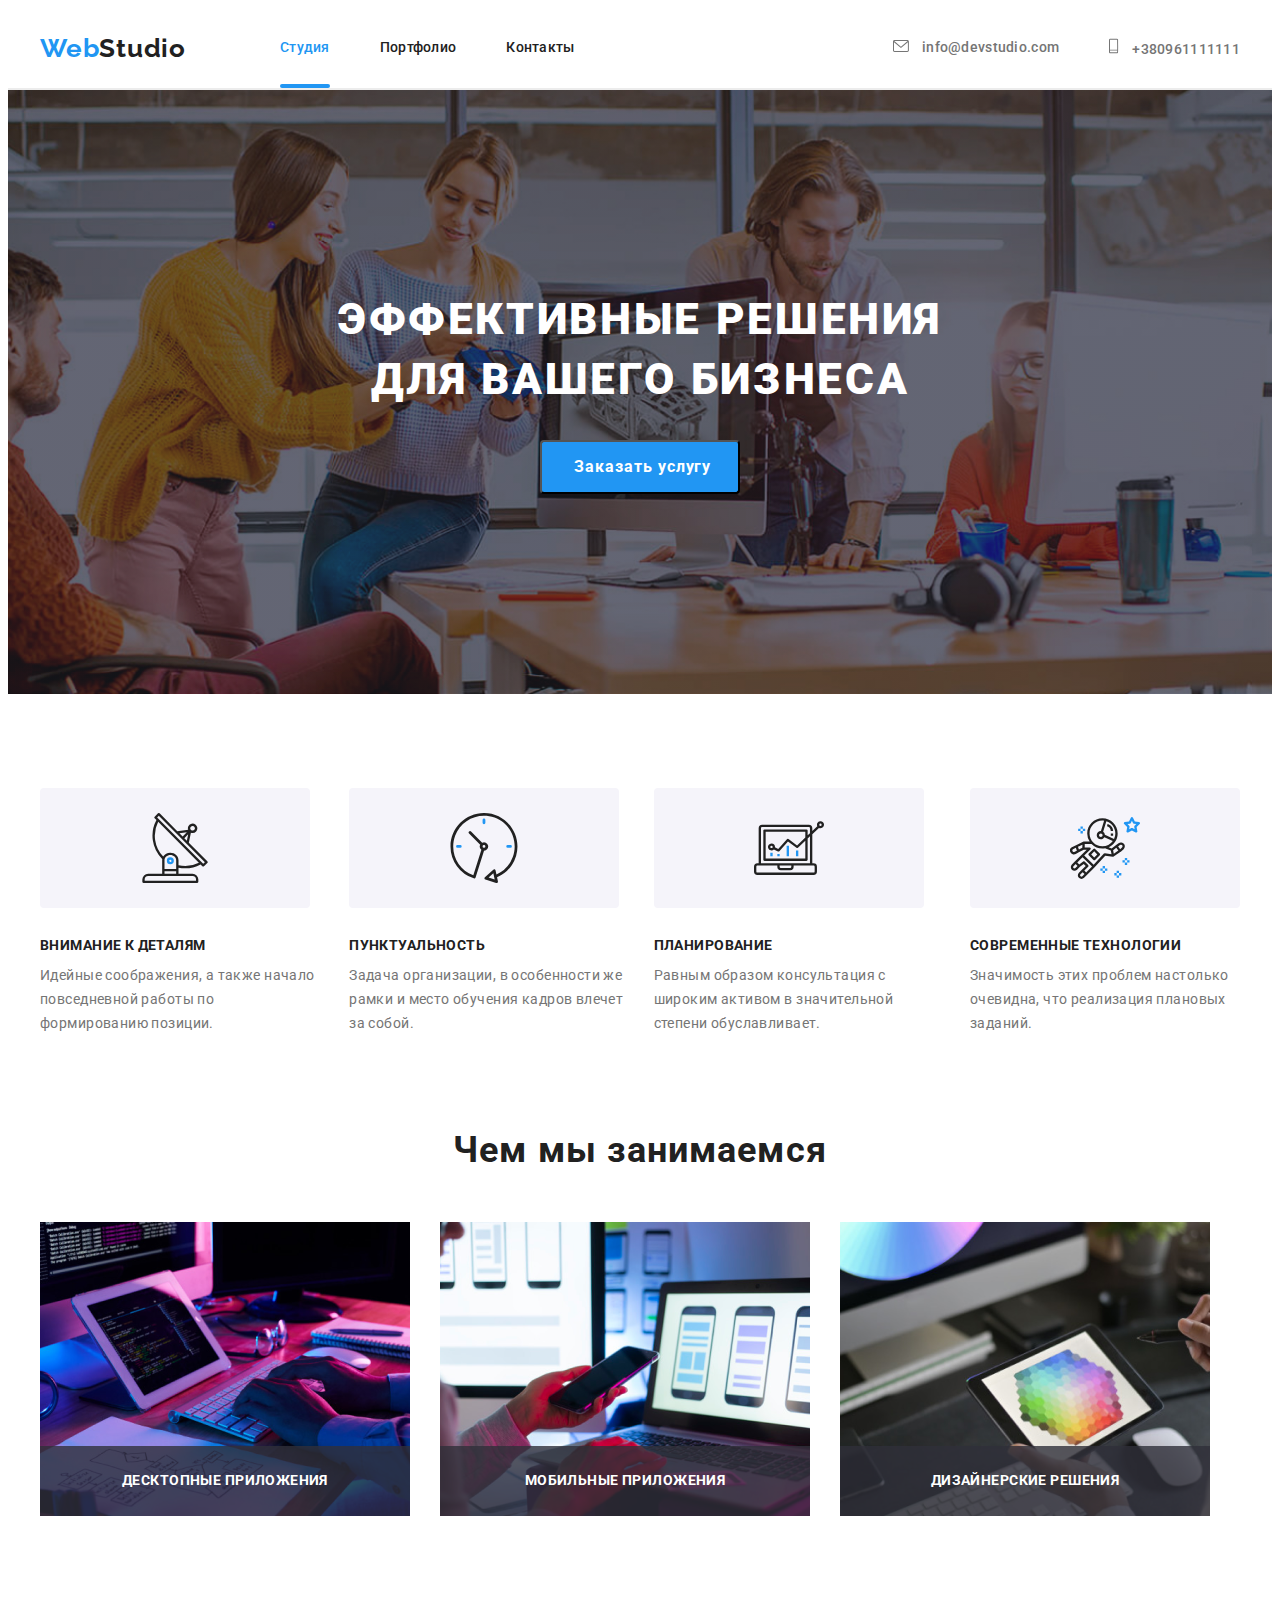
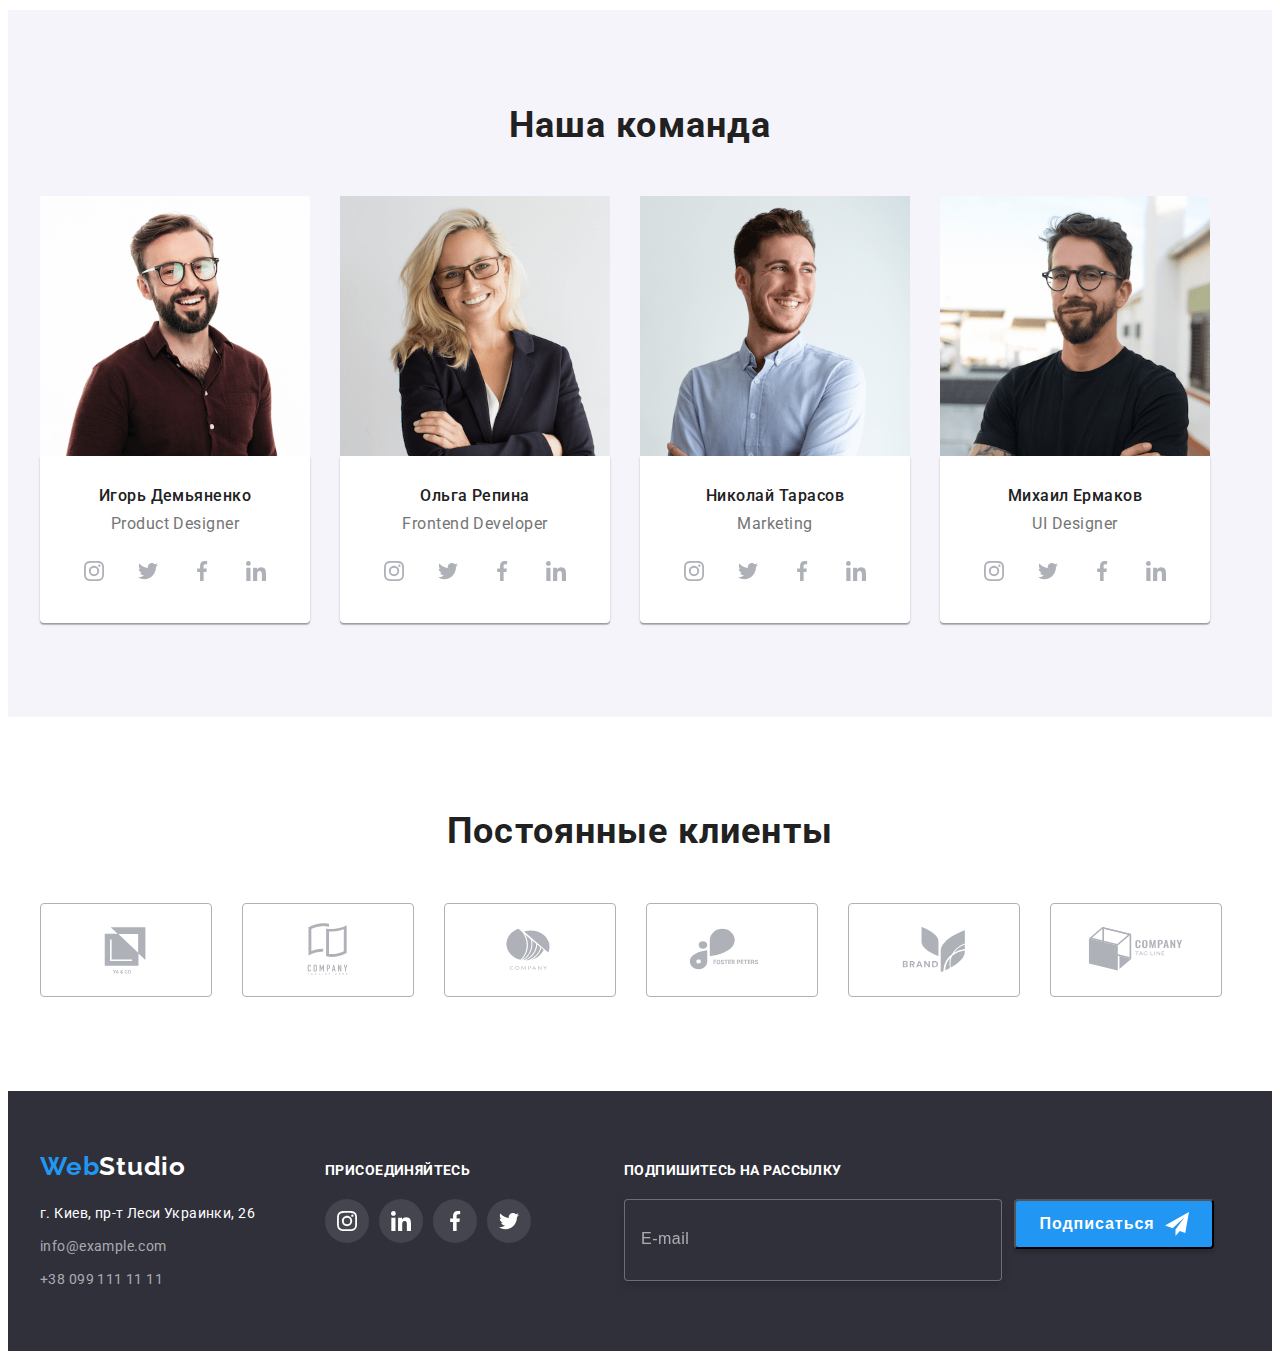
<file: index.html>
<!DOCTYPE html>
<html lang="ru">
  <head>
    <meta charset="UTF-8" />
    <meta http-equiv="X-UA-Compatible" content="IE=edge" />
    <meta name="viewport" content="width=device-width, initial-scale=1.0" />
    <title>Document</title>
    <link
      rel="stylesheet"
      href="https://cdnjs.cloudflare.com/ajax/libs/modern-normalize/1.1.0/modern-normalize.min.css"
      integrity="sha512-wpPYUAdjBVSE4KJnH1VR1HeZfpl1ub8YT/NKx4PuQ5NmX2tKuGu6U/JRp5y+Y8XG2tV+wKQpNHVUX03MfMFn9Q=="
      crossorigin="anonymous"
      referrerpolicy="no-referrer"
    />
    <link rel="preconnect" href="https://fonts.googleapis.com" />
    <link rel="preconnect" href="https://fonts.gstatic.com" crossorigin />
    <link
      href="https://fonts.googleapis.com/css2?family=Raleway:wght@700&family=Roboto:wght@400;500;700;900&display=swap"
      rel="stylesheet"
    />
    <link rel="stylesheet" href="./css/styles.css" />
  </head>
  <body>
    <!-- Шапка сайтy -->

    <header class="header">
      <div class="container header-content">
        <nav class="nav">
          <a href="/" class="logo">
            <span class="logo-first-part">Web</span>Studio
          </a>
          <ul class="menu">
            <li class="menu-item">
              <a class="menu-link current-page" href="./index.html">Студия</a>
            </li>
            <li class="menu-item">
              <a class="menu-link" href="./portfolio.html">Портфолио</a>
            </li>
            <li class="menu-item">
              <a class="menu-link" href="">Контакты</a>
            </li>
          </ul>
        </nav>
        <ul class="auth">
          <li class="auth-item">
            <a class="auth-link" href="mailto:info@devstudio.com">
              <svg class="email-icon" width="16" height="12">
                <use href="./images/icons/symbol-defs.svg#icon-email"></use>
              </svg>
              info@devstudio.com
            </a>
          </li>
          <li class="auth-item">
            <a class="auth-link" href="tel:+380961111111">
              <svg class="phone-icon" width="10" height="16">
                <use href="./images/icons/symbol-defs.svg#icon-phone"></use>
              </svg>
              +380961111111
            </a>
          </li>
        </ul>
      </div>
    </header>
    <main>
      <!-- Герой-->

      <section class="hero">
        <div class="container">
          <h1 class="hero-title">Эффективные решения для вашего бизнеса</h1>
          <button class="hero-btn" type="button" data-modal-open>
            Заказать услугу
          </button>
        </div>
      </section>

      <!-- Особливості-->

      <section class="features">
        <div class="container">
          <h2 class="title-hide">Особливості</h2>
          <ul class="features-list">
            <li class="features-list-item">
              <div class="features-box">
                <svg class="features-icon">
                  <use href="./images/icons/symbol-defs.svg#icon-antenna"></use>
                </svg>
              </div>
              <h3 class="features-title">Внимание к деталям</h3>
              <p class="features-about">
                Идейные соображения, а также начало повседневной работы по
                формированию позиции.
              </p>
            </li>
            <li class="features-list-item">
              <div class="features-box">
                <svg class="features-icon">
                  <use href="./images/icons/symbol-defs.svg#icon-clock"></use>
                </svg>
              </div>
              <h3 class="features-title">Пунктуальность</h3>
              <p class="features-about">
                Задача организации, в особенности же рамки и место обучения
                кадров влечет за собой.
              </p>
            </li>
            <li class="features-list-item">
              <div class="features-box">
                <svg class="features-icon">
                  <use href="./images/icons/symbol-defs.svg#icon-diagram"></use>
                </svg>
              </div>
              <h3 class="features-title">Планирование</h3>
              <p class="features-about">
                Равным образом консультация с широким активом в значительной
                степени обуславливает.
              </p>
            </li>
            <li class="features-list-item">
              <div class="features-box">
                <svg class="features-icon">
                  <use
                    href="./images/icons/symbol-defs.svg#icon-astronaut"
                  ></use>
                </svg>
              </div>
              <h3 class="features-title">Современные технологии</h3>
              <p class="features-about">
                Значимость этих проблем настолько очевидна, что реализация
                плановых заданий.
              </p>
            </li>
          </ul>
        </div>
      </section>

      <!--Чим ми займаємось-->

      <section class="what-we-do">
        <div class="container">
          <h2 class="what-we-do-title">Чем мы занимаемся</h2>
          <ul class="what-we-do-list">
            <li class="what-we-do-item">
              <div class="box-what-we-do">
                <img
                  class="what-we-do-img"
                  src="./images/box-1.jpg"
                  alt="desktop"
                  width="370"
                />
                <div class="litle-box-what-we-do">
                  <h3 class="what-we-do-title-title">Десктопные приложения</h3>
                </div>
              </div>
            </li>
            <li class="what-we-do-item">
              <div class="box-what-we-do">
                <img
                  class="what-we-do-img"
                  src="./images/box-2.jpg"
                  alt="mobile"
                  width="370"
                />
                <div class="litle-box-what-we-do">
                  <h3 class="what-we-do-title-title">Мобильные приложения</h3>
                </div>
              </div>
            </li>
            <li class="what-we-do-item">
              <div class="box-what-we-do">
                <img
                  class="what-we-do-img"
                  src="./images/box-3.jpg"
                  alt="tablet"
                  width="370"
                />
                <div class="litle-box-what-we-do">
                  <h3 class="what-we-do-title-title">Дизайнерские решения</h3>
                </div>
              </div>
            </li>
          </ul>
        </div>
      </section>

      <!--Наша команда-->

      <section class="team">
        <div class="container">
          <h2 class="team-title">Наша команда</h2>
          <ul class="team-list">
            <li class="team-item">
              <img
                class="photo-team-member"
                src="./images/team-card-1.jpg"
                alt="Игорь Демьяненко"
                width="270"
              />
              <div class="team-card">
                <h3 class="team-title-lower">Игорь Демьяненко</h3>
                <p class="team-profession">Product Designer</p>
                <ul class="socialnetwork-list">
                  <li class="snw-item">
                    <a href="" class="snw-link instagram">
                      <svg class="snw-icon" width="20" height="20">
                        <use
                          href="./images/icons/symbol-defs.svg#icon-instagram-dark"
                        ></use>
                      </svg>
                    </a>
                  </li>
                  <li class="snw-item">
                    <a href="" class="snw-link twitter">
                      <svg class="snw-icon" width="20" height="20">
                        <use
                          href="./images/icons/symbol-defs.svg#icon-twitter-dark"
                        ></use>
                      </svg>
                    </a>
                  </li>
                  <li class="snw-item">
                    <a href="" class="snw-link facebook">
                      <svg class="snw-icon" width="20" height="20">
                        <use
                          href="./images/icons/symbol-defs.svg#icon-facebook-dark"
                        ></use>
                      </svg>
                    </a>
                  </li>
                  <li class="snw-item">
                    <a href="" class="snw-link linkedin">
                      <svg class="snw-icon" width="20" height="20">
                        <use
                          href="./images/icons/symbol-defs.svg#icon-linkedin-dark"
                        ></use>
                      </svg>
                    </a>
                  </li>
                </ul>
              </div>
            </li>
            <li class="team-item">
              <img
                class="photo-team-member"
                src="./images/team-card-2.jpg"
                alt="Ольга Репина"
                width="270"
              />
              <div class="team-card">
                <h3 class="team-title-lower">Ольга Репина</h3>
                <p class="team-profession">Frontend Developer</p>
                <ul class="socialnetwork-list">
                  <li class="snw-item">
                    <a href="" class="snw-link instagram">
                      <svg class="snw-icon" width="20" height="20">
                        <use
                          href="./images/icons/symbol-defs.svg#icon-instagram-dark"
                        ></use>
                      </svg>
                    </a>
                  </li>
                  <li class="snw-item">
                    <a href="" class="snw-link twitter">
                      <svg class="snw-icon" width="20" height="20">
                        <use
                          href="./images/icons/symbol-defs.svg#icon-twitter-dark"
                        ></use>
                      </svg>
                    </a>
                  </li>
                  <li class="snw-item">
                    <a href="" class="snw-link facebook">
                      <svg class="snw-icon" width="20" height="20">
                        <use
                          href="./images/icons/symbol-defs.svg#icon-facebook-dark"
                        ></use>
                      </svg>
                    </a>
                  </li>
                  <li class="snw-item">
                    <a href="" class="snw-link linkedin">
                      <svg class="snw-icon" width="20" height="20">
                        <use
                          href="./images/icons/symbol-defs.svg#icon-linkedin-dark"
                        ></use>
                      </svg>
                    </a>
                  </li>
                </ul>
              </div>
            </li>
            <li class="team-item">
              <img
                class="photo-team-member"
                src="./images/team-card-3.jpg"
                alt="Николай Тарасов"
                width="270"
              />
              <div class="team-card">
                <h3 class="team-title-lower">Николай Тарасов</h3>
                <p class="team-profession">Marketing</p>
                <ul class="socialnetwork-list">
                  <li class="snw-item">
                    <a href="" class="snw-link instagram">
                      <svg class="snw-icon" width="20" height="20">
                        <use
                          href="./images/icons/symbol-defs.svg#icon-instagram-dark"
                        ></use>
                      </svg>
                    </a>
                  </li>
                  <li class="snw-item">
                    <a href="" class="snw-link twitter">
                      <svg class="snw-icon" width="20" height="20">
                        <use
                          href="./images/icons/symbol-defs.svg#icon-twitter-dark"
                        ></use>
                      </svg>
                    </a>
                  </li>
                  <li class="snw-item">
                    <a href="" class="snw-link facebook">
                      <svg class="snw-icon" width="20" height="20">
                        <use
                          href="./images/icons/symbol-defs.svg#icon-facebook-dark"
                        ></use>
                      </svg>
                    </a>
                  </li>
                  <li class="snw-item">
                    <a href="" class="snw-link linkedin">
                      <svg class="snw-icon" width="20" height="20">
                        <use
                          href="./images/icons/symbol-defs.svg#icon-linkedin-dark"
                        ></use>
                      </svg>
                    </a>
                  </li>
                </ul>
              </div>
            </li>
            <li class="team-item">
              <img
                class="photo-team-member"
                src="./images/team-card-4.jpg"
                alt="Михаил Ермаков"
                width="270"
              />
              <div class="team-card">
                <h3 class="team-title-lower">Михаил Ермаков</h3>
                <p class="team-profession">UI Designer</p>
                <ul class="socialnetwork-list">
                  <li class="snw-item">
                    <a href="" class="snw-link instagram">
                      <svg class="snw-icon" width="20" height="20">
                        <use
                          href="./images/icons/symbol-defs.svg#icon-instagram-dark"
                        ></use>
                      </svg>
                    </a>
                  </li>
                  <li class="snw-item">
                    <a href="" class="snw-link twitter">
                      <svg class="snw-icon" width="20" height="20">
                        <use
                          href="./images/icons/symbol-defs.svg#icon-twitter-dark"
                        ></use>
                      </svg>
                    </a>
                  </li>
                  <li class="snw-item">
                    <a href="" class="snw-link facebook">
                      <svg class="snw-icon" width="20" height="20">
                        <use
                          href="./images/icons/symbol-defs.svg#icon-facebook-dark"
                        ></use>
                      </svg>
                    </a>
                  </li>
                  <li class="snw-item">
                    <a href="" class="snw-link linkedin">
                      <svg class="snw-icon" width="20" height="20">
                        <use
                          href="./images/icons/symbol-defs.svg#icon-linkedin-dark"
                        ></use>
                      </svg>
                    </a>
                  </li>
                </ul>
              </div>
            </li>
          </ul>
        </div>
      </section>

      <!--Our clients-->
      <section class="clients">
        <div class="container">
          <h2 class="clients-title">Постоянные клиенты</h2>
          <ul class="clients-list">
            <li class="client-item">
              <a href="" class="client-link">
                <svg class="icon">
                  <use
                    href="./images/icons/symbol-defs.svg#icon-client-one"
                  ></use>
                </svg>
              </a>
            </li>
            <li class="client-item">
              <a href="" class="client-link">
                <svg class="icon">
                  <use
                    href="./images/icons/symbol-defs.svg#icon-client-two"
                  ></use>
                </svg>
              </a>
            </li>
            <li class="client-item">
              <a href="" class="client-link">
                <svg class="icon">
                  <use
                    href="./images/icons/symbol-defs.svg#icon-client-three"
                  ></use>
                </svg>
              </a>
            </li>
            <li class="client-item">
              <a href="" class="client-link">
                <svg class="icon">
                  <use
                    href="./images/icons/symbol-defs.svg#icon-client-four"
                  ></use>
                </svg>
              </a>
            </li>
            <li class="client-item">
              <a href="" class="client-link">
                <svg class="icon">
                  <use
                    href="./images/icons/symbol-defs.svg#icon-client-five"
                  ></use>
                </svg>
              </a>
            </li>
            <li class="client-item">
              <a href="" class="client-link">
                <svg class="icon">
                  <use
                    href="./images/icons/symbol-defs.svg#icon-client-six"
                  ></use>
                </svg>
              </a>
            </li>
          </ul>
        </div>
      </section>

      <!-- Footer -->
    </main>
    <footer class="footer">
      <div class="container">
        <div class="contacts">
          <a href="/" class="logo">
            <span class="logo-first-part">Web</span>Studio
          </a>
          <address>
            <ul>
              <li class="footer-item">
                <a class="footer-address" href="#">
                  г. Киев, пр-т Леси Украинки, 26
                </a>
              </li>
              <li class="footer-item">
                <a class="footer-email" href="mailto:info@example.com">
                  info@example.com
                </a>
              </li>
              <li class="footer-item">
                <a class="footer-phon" href="tel:+380991111111">
                  +38 099 111 11 11
                </a>
              </li>
            </ul>
          </address>
        </div>
        <div class="join-us">
          <h2 class="join-title">присоединяйтесь</h2>
          <ul class="join-list">
            <li class="join-item">
              <a href="" class="join-link">
                <svg class="join-icon" width="20" height="20">
                  <use
                    href="./images/icons/symbol-defs.svg#icon-instagram-light"
                  ></use>
                </svg>
              </a>
            </li>
            <li class="join-item">
              <a href="" class="join-link">
                <svg class="join-icon" width="20" height="20">
                  <use
                    href="./images/icons/symbol-defs.svg#icon-linkedin-light"
                  ></use>
                </svg>
              </a>
            </li>
            <li class="join-item">
              <a href="" class="join-link">
                <svg class="join-icon" width="20" height="20">
                  <use
                    href="./images/icons/symbol-defs.svg#icon-facebook-light"
                  ></use>
                </svg>
              </a>
            </li>
            <li class="join-item">
              <a href="" class="join-link">
                <svg class="join-icon" width="20" height="20">
                  <use
                    href="./images/icons/symbol-defs.svg#icon-twitter-light"
                  ></use>
                </svg>
              </a>
            </li>
          </ul>
        </div>
        <div class="mailling">
          <h2 class="title-form">Подпишитесь на рассылку</h2>
          <form class="form-mailling">
            <label class="label-mailling">
              <input
                class="input-mailling"
                type="email"
                name="mailling"
                placeholder="E-mail"
              />
            </label>
            <button class="button-mailling" type="submit">
              Подписаться
              <svg class="icon-send" width="24" height="24">
                <use href="./images/icons/symbol-defs.svg#icon-send"></use>
              </svg>
            </button>
          </form>
        </div>
      </div>
    </footer>
    <!-- Backdrop/Modal windows -->

    <div class="backdrop is-hidden" data-modal>
      <div class="modal">
        <button class="close-button" data-modal-close>
          <svg class="close-icon" width="30" height="30">
            <use href="./images/icons/symbol-defs.svg#icon-close-1"></use>
          </svg>
        </button>

        <p class="modal-title">Оставьте свои данные, мы вам перезвоним</p>

        <form class="modal-form">
          <div class="wrapper-modal">
            <label class="modal-label" for="user_name">Имя</label>

            <input
              class="modal-input"
              type="text"
              name="person"
              id="user_name"
            />
            <svg class="modal-icon" width="18" height="18">
              <use href="./images/icons/icons.svg#icon-person"></use>
            </svg>
          </div>

          <div class="wrapper-modal">
            <label class="modal-label" for="tel">Телефон</label>

            <input class="modal-input" type="tel" name="person-tel" id="tel" />
            <svg class="modal-icon" width="18" height="18">
              <use href="./images/icons/icons.svg#icon-phone"></use>
            </svg>
          </div>

          <div class="wrapper-modal">
            <label class="modal-label" for="email">Почта</label>

            <input
              class="modal-input"
              type="email"
              name="person-email"
              id="email"
            />
            <svg class="modal-icon" width="18" height="18">
              <use href="./images/icons/icons.svg#icon-email"></use>
            </svg>
          </div>
          <div class="wrapper-modal txtarea">
            <label class="modal-label" for="comment">Комментарий</label>
            <textarea
              name="comment"
              rows="5"
              placeholder="Введите текст"
              id="comment"
            >
            </textarea>
          </div>
          <label class="modal-label checkbox" for="checkbox">
            <input
              class="modal-checkbox"
              type="checkbox"
              name="accept"
              value="accept"
              id="checkbox"
            />
            <svg class="icon-check" width="16" height="15">
              <use href="./images/icons/icons.svg#icon-check"></use>
            </svg>

            Соглашаюсь с рассылкой и принимаю &nbsp;
            <a href="#">Условия договора</a>
          </label>
          <button class="modal-button" type="submit">Отправить</button>
        </form>
      </div>
    </div>
    <script src="./js/modal.js"></script>
  </body>
</html>
</file>
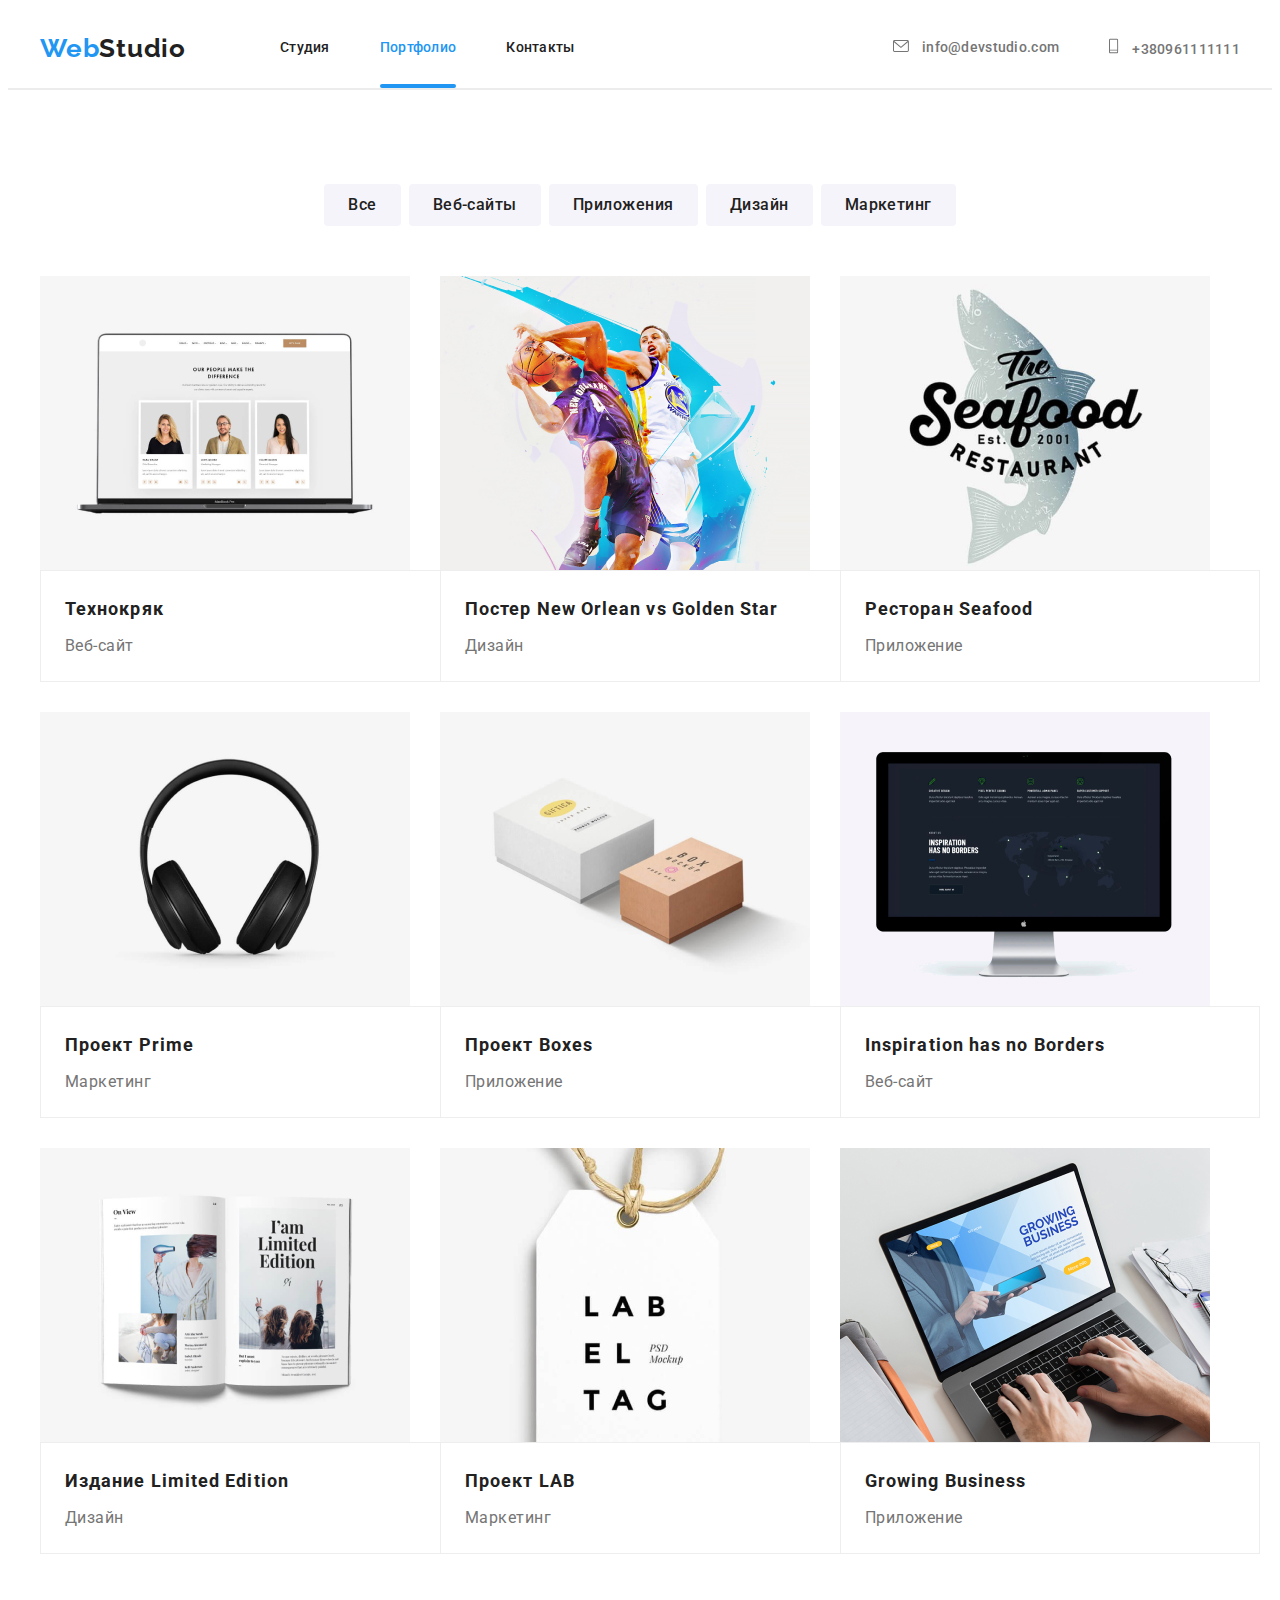
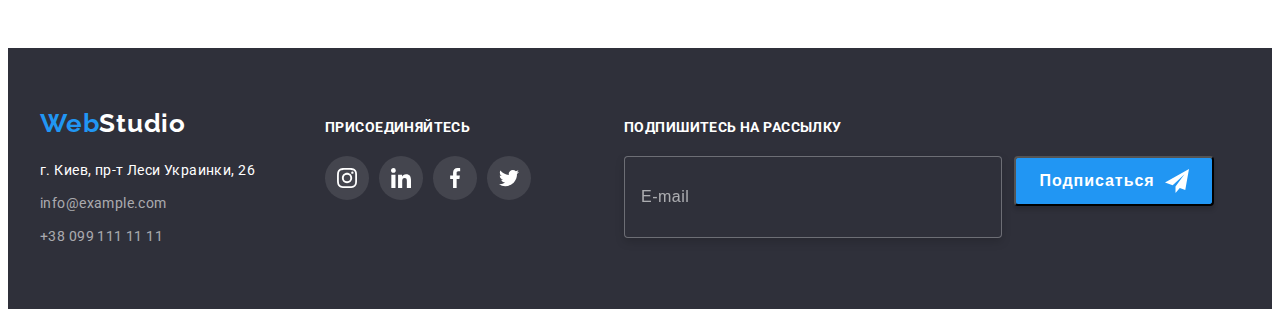
<file: portfolio.html>
<!DOCTYPE html>
<html lang="ru">
  <head>
    <meta charset="UTF-8" />
    <meta http-equiv="X-UA-Compatible" content="IE=edge" />
    <meta name="viewport" content="width=device-width, initial-scale=1.0" />
    <link rel="stylesheet" href="./css/styles.css" />
    <title>Document</title>
    <link
      rel="stylesheet"
      href="https://cdnjs.cloudflare.com/ajax/libs/modern-normalize/1.1.0/modern-normalize.min.css"
      integrity="sha512-wpPYUAdjBVSE4KJnH1VR1HeZfpl1ub8YT/NKx4PuQ5NmX2tKuGu6U/JRp5y+Y8XG2tV+wKQpNHVUX03MfMFn9Q=="
      crossorigin="anonymous"
      referrerpolicy="no-referrer"
    />
    <link rel="preconnect" href="https://fonts.googleapis.com" />
    <link rel="preconnect" href="https://fonts.gstatic.com" crossorigin />
    <link
      href="https://fonts.googleapis.com/css2?family=Raleway:wght@700&family=Roboto:wght@400;500;700;900&display=swap"
      rel="stylesheet"
    />
    <link rel="stylesheet" href="./css/styles.css" />
  </head>
  <body>
    <!-- Шапка сайтy -->

    <header class="header">
      <div class="container header-content">
        <nav class="nav">
          <a href="/" class="logo">
            <span class="logo-first-part">Web</span>Studio
          </a>
          <ul class="menu">
            <li class="menu-item">
              <a class="menu-link" href="./index.html">Студия</a>
            </li>
            <li class="menu-item">
              <a class="menu-link current-page" href="./portfolio.html"
                >Портфолио</a
              >
            </li>
            <li class="menu-item">
              <a class="menu-link" href="">Контакты</a>
            </li>
          </ul>
        </nav>
        <ul class="auth">
          <li class="auth-item">
            <a class="auth-link" href="mailto:info@devstudio.com">
              <svg class="email-icon" width="16" height="12">
                <use href="./images/icons/symbol-defs.svg#icon-email"></use>
              </svg>
              info@devstudio.com
            </a>
          </li>
          <li class="auth-item">
            <a class="auth-link" href="tel:+380961111111">
              <svg class="phone-icon" width="10" height="16">
                <use href="./images/icons/symbol-defs.svg#icon-phone"></use>
              </svg>
              +380961111111
            </a>
          </li>
        </ul>
      </div>
    </header>

    <!-- Меню -->

    <main>
      <section class="portfolio">
        <div class="container">
          <ul class="filter">
            <li class="filter-item">
              <button class="filter-button" type="button">Все</button>
            </li>
            <li class="filter-item">
              <button class="filter-button" type="button">Веб-сайты</button>
            </li>
            <li class="filter-item">
              <button class="filter-button" type="button">Приложения</button>
            </li>
            <li class="filter-item">
              <button class="filter-button" type="button">Дизайн</button>
            </li>
            <li class="filter-item">
              <button class="filter-button" type="button">Маркетинг</button>
            </li>
          </ul>

          <!--  PROJECTS LIST PORTFOLIO PAGE  -->

          <h1 class="title-hide">Портфоліо</h1>

          <ul class="portfolio-list">
            <li class="portfolio-item">
              <a href="#" class="portfolio-link">
                <div class="image-wrapper">
                  <img
                    src="./images/portfolio/portfolio1.jpg"
                    alt="Технокряк"
                    width="370"
                  />
                  <div class="portfolio-overlay">
                    <p class="portfolio-text-about">
                      Ресурс предлагает комплексные предложения с разным уровнем
                      функционала и сервисов. Все это позволит посетителю
                      получить исчерпывающие сведения о компании или частном
                      лице.
                    </p>
                  </div>
                </div>
                <div class="portfolio-section">
                  <h2 class="portfolio-list-title">Технокряк</h2>
                  <p class="text-about">Веб-сайт</p>
                </div>
              </a>
            </li>
            <li class="portfolio-item">
              <a href="#" class="portfolio-link">
                <div class="image-wrapper">
                  <img
                    src="./images/portfolio/portfolio2.jpg"
                    alt="Постер New Orlean vs Golden Star"
                    width="370"
                  />
                  <div class="portfolio-overlay">
                    <p class="portfolio-text-about">
                      Ресурс предлагает комплексные предложения с разным уровнем
                      функционала и сервисов. Все это позволит посетителю
                      получить исчерпывающие сведения о компании или частном
                      лице.
                    </p>
                  </div>
                </div>
                <div class="portfolio-section">
                  <h2 class="portfolio-list-title">
                    Постер New Orlean vs Golden Star
                  </h2>
                  <p class="text-about">Дизайн</p>
                </div>
              </a>
            </li>
            <li class="portfolio-item">
              <a href="#" class="portfolio-link">
                <div class="image-wrapper">
                  <img
                    src="./images/portfolio/portfolio3.jpg"
                    alt="Ресторан Seafood"
                    width="370"
                  />
                  <div class="portfolio-overlay">
                    <p class="portfolio-text-about">
                      Ресурс предлагает комплексные предложения с разным уровнем
                      функционала и сервисов. Все это позволит посетителю
                      получить исчерпывающие сведения о компании или частном
                      лице.
                    </p>
                  </div>
                </div>
                <div class="portfolio-section">
                  <h2 class="portfolio-list-title">Ресторан Seafood</h2>
                  <p class="text-about">Приложение</p>
                </div>
              </a>
            </li>
            <li class="portfolio-item">
              <a href="#" class="portfolio-link">
                <div class="image-wrapper">
                  <img
                    src="./images/portfolio/portfolio4.jpg"
                    alt="Проект Prime"
                    width="370"
                  />
                  <div class="portfolio-overlay">
                    <p class="portfolio-text-about">
                      Ресурс предлагает комплексные предложения с разным уровнем
                      функционала и сервисов. Все это позволит посетителю
                      получить исчерпывающие сведения о компании или частном
                      лице.
                    </p>
                  </div>
                </div>
                <div class="portfolio-section">
                  <h2 class="portfolio-list-title">Проект Prime</h2>
                  <p class="text-about">Маркетинг</p>
                </div>
              </a>
            </li>
            <li class="portfolio-item">
              <a href="#" class="portfolio-link">
                <div class="image-wrapper">
                  <img
                    src="./images/portfolio/portfolio5.jpg"
                    alt="Проект Boxes"
                    width="370"
                  />
                  <div class="portfolio-overlay">
                    <p class="portfolio-text-about">
                      Ресурс предлагает комплексные предложения с разным уровнем
                      функционала и сервисов. Все это позволит посетителю
                      получить исчерпывающие сведения о компании или частном
                      лице.
                    </p>
                  </div>
                </div>
                <div class="portfolio-section">
                  <h2 class="portfolio-list-title">Проект Boxes</h2>
                  <p class="text-about">Приложение</p>
                </div>
              </a>
            </li>
            <li class="portfolio-item">
              <a href="#" class="portfolio-link">
                <div class="image-wrapper">
                  <img
                    src="./images/portfolio/portfolio6.jpg"
                    alt="Inspiration has no Borders"
                    width="370"
                  />
                  <div class="portfolio-overlay">
                    <p class="portfolio-text-about">
                      Ресурс предлагает комплексные предложения с разным уровнем
                      функционала и сервисов. Все это позволит посетителю
                      получить исчерпывающие сведения о компании или частном
                      лице.
                    </p>
                  </div>
                </div>
                <div class="portfolio-section">
                  <h2 class="portfolio-list-title">
                    Inspiration has no Borders
                  </h2>
                  <p class="text-about">Веб-сайт</p>
                </div>
              </a>
            </li>
            <li class="portfolio-item">
              <a href="#" class="portfolio-link">
                <div class="image-wrapper">
                  <img
                    src="./images/portfolio/portfolio7.jpg"
                    alt="Издание Limited Edition"
                    width="370"
                  />
                  <div class="portfolio-overlay">
                    <p class="portfolio-text-about">
                      Ресурс предлагает комплексные предложения с разным уровнем
                      функционала и сервисов. Все это позволит посетителю
                      получить исчерпывающие сведения о компании или частном
                      лице.
                    </p>
                  </div>
                </div>
                <div class="portfolio-section">
                  <h2 class="portfolio-list-title">Издание Limited Edition</h2>
                  <p class="text-about">Дизайн</p>
                </div>
              </a>
            </li>
            <li class="portfolio-item">
              <a href="#" class="portfolio-link">
                <div class="image-wrapper">
                  <img
                    src="./images/portfolio/portfolio8.jpg"
                    alt="Проект LAB"
                    width="370"
                  />
                  <div class="portfolio-overlay">
                    <p class="portfolio-text-about">
                      Ресурс предлагает комплексные предложения с разным уровнем
                      функционала и сервисов. Все это позволит посетителю
                      получить исчерпывающие сведения о компании или частном
                      лице.
                    </p>
                  </div>
                </div>
                <div class="portfolio-section">
                  <h2 class="portfolio-list-title">Проект LAB</h2>
                  <p class="text-about">Маркетинг</p>
                </div>
              </a>
            </li>
            <li class="portfolio-item">
              <a href="#" class="portfolio-link">
                <div class="image-wrapper">
                  <img
                    src="./images/portfolio/portfolio9.jpg"
                    alt="Growing Business"
                    width="370"
                  />
                  <div class="portfolio-overlay">
                    <p class="portfolio-text-about">
                      Ресурс предлагает комплексные предложения с разным уровнем
                      функционала и сервисов. Все это позволит посетителю
                      получить исчерпывающие сведения о компании или частном
                      лице.
                    </p>
                  </div>
                </div>
                <div class="portfolio-section">
                  <h2 class="portfolio-list-title">Growing Business</h2>
                  <p class="text-about">Приложение</p>
                </div>
              </a>
            </li>
          </ul>
        </div>
      </section>
    </main>

    <!-- Футер -->
    <footer class="footer">
      <div class="container">
        <div class="contacts">
          <a href="/" class="logo">
            <span class="logo-first-part">Web</span>Studio
          </a>
          <address>
            <ul>
              <li class="footer-item">
                <a class="footer-address" href="#">
                  г. Киев, пр-т Леси Украинки, 26
                </a>
              </li>
              <li class="footer-item">
                <a class="footer-email" href="mailto:info@example.com">
                  info@example.com
                </a>
              </li>
              <li class="footer-item">
                <a class="footer-phon" href="tel:+380991111111">
                  +38 099 111 11 11
                </a>
              </li>
            </ul>
          </address>
        </div>
        <div class="join-us">
          <h2 class="join-title">присоединяйтесь</h2>
          <ul class="join-list">
            <li class="join-item">
              <a href="" class="join-link">
                <svg class="join-icon" width="20" height="20">
                  <use
                    href="./images/icons/symbol-defs.svg#icon-instagram-light"
                  ></use>
                </svg>
              </a>
            </li>
            <li class="join-item">
              <a href="" class="join-link">
                <svg class="join-icon" width="20" height="20">
                  <use
                    href="./images/icons/symbol-defs.svg#icon-linkedin-light"
                  ></use>
                </svg>
              </a>
            </li>
            <li class="join-item">
              <a href="" class="join-link">
                <svg class="join-icon" width="20" height="20">
                  <use
                    href="./images/icons/symbol-defs.svg#icon-facebook-light"
                  ></use>
                </svg>
              </a>
            </li>
            <li class="join-item">
              <a href="" class="join-link">
                <svg class="join-icon" width="20" height="20">
                  <use
                    href="./images/icons/symbol-defs.svg#icon-twitter-light"
                  ></use>
                </svg>
              </a>
            </li>
          </ul>
        </div>
        <div class="mailling">
          <h2 class="title-form">Подпишитесь на рассылку</h2>
          <form class="form-mailling">
            <label class="label-mailling">
              <input
                class="input-mailling"
                type="email"
                name="mailling"
                placeholder="E-mail"
              />
            </label>
            <button class="button-mailling" type="submit">
              Подписаться
              <svg class="icon-send" width="24" height="24">
                <use href="./images/icons/symbol-defs.svg#icon-send"></use>
              </svg>
            </button>
          </form>
        </div>
      </div>
    </footer>
  </body>
</html>
</file>
<file: css/styles.css>
:root {
    --body-light-color: #e5e5e5;
    --body-dark-color: #2f303a;
    --accent-color: #2196f3;
    --title-text-color: #212121;
    --common-text-color: #757575;
    --typical-padding:94px;
    --typical-margin:30px;
    --my-cubic:cubic-bezier(0.4, 0, 0.2, 1);
    --time-duration:250ms;
}

p,
h1,
h2,
h3,
h4,
h5,
h6
{
    margin: 0;
}

ul{
    list-style: none;
    margin: 0;
    padding-left: 0;
   
}

img {
    display: block;
    max-width: 100%;
    height: auto;
}

body {

    background-color: #fff;
    color: var(--common-text-color);
    font-family: 'Roboto' , sans-serif;
    text-decoration: none;
}

.container{
    margin: 0 auto;
    width: 1200px;
    padding-left: 15px;
    padding-right: 15px;
}



/* -------------------------------------------Logo--------------------------------------------------------------------------*/

.logo {
    margin-right: var(--typical-padding);
    text-decoration: var(--accent-color);
    font-family: 'Raleway', sans-serif;
    font-weight: 700;
    font-size: 26px;
    line-height: 1.19;
    letter-spacing: 0.03em;
    color: var(--title-text-color);
    font-style: normal;
}
 
.logo-first-part{
    color: var(--accent-color);
}

/* -------------------------------------------Header-------------------------------------------------------------------------*/


.header{
    
    border-bottom: 2px solid #ECECEC;  
    background-color: #fff;
}

.header-content,
.menu,
.nav,
.auth,
.menu-item{
    display: flex;
    align-items:center;
}

.menu-item{
    position: relative;
    justify-content: flex-start;
    margin-right: 50px;
}

.menu-item:last-child{
    margin-right: 0;
}

.menu,
.auth{   
    font-weight: 500;
    font-size: 14px;
    line-height: 1.14;
    letter-spacing: 0.02em;
}

.auth{
    margin-left: auto;
}

.auth-item{
    margin-right: 50px;
}
.auth-item:last-child{
    margin-right: 0;
}

.auth-link,
.menu-link {
     
    padding-top: 32px;
    padding-bottom: 32px;
  
    transition-duration: var(--time-duration);
    transition-property: color;
    transition-timing-function: var(--my-cubic); 
}

 .current-page::after {
    content: "";
    position: absolute;
    left: 0;
    bottom: 0px;
    height: 4px;
    width: 100%;
    background-color: var(--accent-color);
    border-radius: 2px;
}

 
.auth-link {
    
    text-decoration: none;
    color: var(--common-text-color);
   
}
.auth-link:last-child{
    margin-right: 0;
}

 
.menu-link {
    text-decoration: var(--accent-color);
    color: var(--title-text-color);  
}

    
.menu-link:last-child{
   margin-right: 0;
}

.phone-icon, 
.email-icon{
  fill: currentColor;
  margin-right: 10px;

}


.menu-link.current-page,
.menu-link:hover,
.menu-link:focus,
.auth-link:hover,
.auth-link:focus{
    color: var(--accent-color);
    
}

/* -------------------------------------------Hero-------------------------------------------------------------------------*/

.hero {
    padding-top: 200px;
    padding-bottom: 200px;
    background-image: linear-gradient(to right, rgba(47, 48, 58, 0.4), rgba(47, 48, 58, 0.4)), url("../images/img.jpg");
    background-size: cover;
     
    background-position: 50% 50%;
    background-repeat:no-repeat; 
}


.hero-title {
    display: block;
    margin-right: auto;
    margin-left: auto;
    margin-bottom: var(--typical-margin);
    max-width: 696px;
    
    text-decoration: var(--accent-color);
    font-weight: 900;
    font-size: 44px;
    line-height: 1.36;
    letter-spacing: 0.06em;
    color:#fff;
    text-transform:uppercase;
    text-align: center;
    
}

.hero-btn{ 
    display: flex;
    width: 200px;
    padding: 10px 32px;
    white-space: nowrap;
    margin-right: auto;
    margin-left: auto;
    border-radius: 4px;

    font-family: inherit;
    color: #fff;
    background-color: var(--accent-color);
    font-weight: 700;
    font-size: 16px;
    line-height: 1.88;
    letter-spacing: 0.06em;
    cursor: pointer;
    align-items: center;
    text-align: center;

    transition-duration: var(--time-duration);
    transition-property: background-color;
    transition-timing-function: var(--my-cubic);
}

.hero-btn:hover, 
.hero-btn:focus { 
    background-color: #188CE8;
}
/* -------------------------------------------MENU BUTTONS PORTFOLIO PAGE-----------------------------------------------------*/
 

 .filter{
    display: flex;
    justify-content: center;
    margin-bottom: 50px;
 }

.filter-item{
    margin-left: 8px;      
}

.filter-item:first-child{
    margin-left: 0;
}

.filter-button {
    display: inline-block;
    padding: 6px 22px 6px 22px;
    white-space: nowrap;
    border-radius: 4px;
    border-color: transparent;
    vertical-align: text-top;

    font-family: inherit;
    color: var(--title-text-color);
    background: #F5F4FA;
    font-weight: 500;
    font-size: 16px;
    line-height: 1.62;
    letter-spacing: 0.03em;  
    cursor: pointer;
    
    transition-property: background, color, box-shadow, background;
    transition-duration: var(--time-duration);
    transition-timing-function: var(--my-cubic);
}

.filter-button:focus,
.filter-button:hover {
   background: var(--accent-color);
   color: #fff;
   box-shadow: 0px 3px 1px rgba(0, 0, 0, 0.1), 0px 1px 2px rgba(0, 0, 0, 0.08), 0px 2px 2px rgba(0, 0, 0, 0.12);
}

/* -------------------------------------------PROJECTS LIST PORTFOLIO PAGE----------------------------------------------------------*/

.portfolio{
    padding-top: var(--typical-padding);
    padding-bottom: var(--typical-padding);
}

.portfolio-list{
    display: flex;
    flex-wrap: wrap;
    margin-left: auto;
    margin-right: auto;
}


.portfolio-item{
     
    width: 370px;
    margin-right: var(--typical-margin);
    margin-bottom:var(--typical-margin);
    
}
.portfolio-item:nth-child(3n){
    margin-right: 0;
}
.portfolio-item:nth-last-child(-n+3){
    margin-bottom: 0;
}


.portfolio-link{
    position: relative;
    text-decoration: none;
    display:block; 
    
    transition-property: box-shadow;
    transition-duration: var(--time-duration);
    transition-timing-function: var(--my-cubic);
  
}

.portfolio-section{ 

    width: 100%;
    bottom: 0;
    left:0;
    padding-top: 20px;
    padding-bottom: 20px;
    padding-left: 24px;
    padding-right: 24px;   
    background: #FFF;
    border-top: none;
    border: 1px solid #EEE;
}

.portfolio-link:hover{
    box-shadow: 0px 1px 1px 
    rgba(0, 0, 0, 0.12), 0px 4px 4px
    rgba(0, 0, 0, 0.06), 1px 4px 6px 
    rgba(0, 0, 0, 0.16);
}


.portfolio-list-title{  
    color: var(--title-text-color);
    font-weight: 700;
    font-size: 18px;
    line-height: 2;
    letter-spacing: 0.06em;
    margin-bottom: 4px;

}

.text-about{ 
    font-size: 16px;
    line-height: 1.88;
    letter-spacing: 0.03em;
    color: var(--common-text-color);
}


.portfolio-list-title,
.text-about{
    transition-property: color;
    transition-duration: var(--time-duration);
    transition-timing-function: var(--my-cubic);
}


.portfolio-list-title:hover,
.portfolio-list-title:focus, 
.text-about:hover,
.text-about:focus{
    color: var(--accent-color);
}

.image-wrapper{
    position: relative;
    overflow: hidden;
}

.portfolio-overlay {
    position: absolute;

    display: flex;
    padding: 63px 24px ;
    width: 100%;
    height: 100%;
    background: rgba(33, 150, 243, 0.9);
    bottom:0;
    left: 0;
    
    transition-property: transform, opacity;
    transition-duration: var(--time-duration);
    transition-timing-function: var(--my-cubic);
    opacity: 0;
    transform: translateY(100%);
}

.portfolio-link:hover .portfolio-overlay{
    transform: translateY(0);
    opacity: 1;
}

.portfolio-text-about{
    font-size: 18px;
    line-height: 1.56;
    letter-spacing: 0.03em;
    color: #fff;
}

/* -------------------------------------------Features-------------------------------------------------------------------------*/

.title-hide{
    position: absolute;
    width: 1px;
    height: 1px;
    margin: -1px;
    border: 0;
    padding: 0;
    white-space: nowrap;
    clip-path: inset(100%);
    clip: rect(0 0 0 0);
    overflow: hidden;
}

.features{
     
    padding-top: var(--typical-padding);
    padding-bottom: 0;
}

.features-about{
    font-size: 14px;
    line-height: 1.71;
    letter-spacing: 0.03em;
    color:var(--common-text-color);
}

.features-list{
    display: flex;
    
}

.features-box{
    display: flex;
    width: 270px;
    height: 120px;
    margin-bottom: 30px;
    justify-content: center;
    align-items: center;
    border-radius: 4px;
    background: #F5F4FA;
}
 .features-icon{
   width: 70px;
   height: 70px;
 }

.features-list-item{
    margin-bottom: 0;
    margin-right: var(--typical-margin);
     
}

.features-list-item:last-child {
    margin-right:0;
}

.features-title{ 
    margin-bottom: 10px;
    color: var(--title-text-color);
    font-weight: 700;
    font-size: 14px;
    line-height: 1.14;
    letter-spacing: 0.03em;
    text-transform: uppercase;
     
}

/* -------------------------------------------What we do-------------------------------------------------------------------------*/

.what-we-do{
    padding-top: var(--typical-padding);
    padding-bottom:var(--typical-padding);
}

.what-we-do-title {
    margin-bottom: 50px;
    text-align: center;

    font-weight: 700;
    font-size: 36px;
    line-height: 1.17;
    letter-spacing: 0.03em;
    color: var(--title-text-color);
   
}


.what-we-do-list {
    display:flex;
}

.what-we-do-item{
    margin-right: var(--typical-margin);
}

.what-we-do-item:last-child{
  margin-right: 0;
}


.box-what-we-do{
   position: relative;
   
}
.litle-box-what-we-do{
    position: absolute;
    display: flex;
    justify-content: center;
    align-items: center;
    width: 370px;
    height: 70px;
    top:0;
    left: 0;
    transform: translate(0, 224px);
    background: rgba(47, 48, 58, 0.8);
}


.what-we-do-title-title{
    
    font-weight: 700;
    font-size: 14px;
    line-height: 1.14;
    text-align: center;
    letter-spacing: 0.03em;
    text-transform: uppercase;
    color: #fff;
}


/* -------------------------------------------Team------------------------------------------------------------------------*/

.team {
    padding-top: var(--typical-padding);
    padding-bottom: var(--typical-padding);
    background-color: #F5F4FA;
    text-align: center;
}

.team-list {
    display: flex;
}

.team-item { 
    width: 270px;
    margin-right: var(--typical-margin);  
    background: #fff;
    border-radius: 0px 0px 4px 4px;
    
}
.team-item:last-child{
    margin-right:0;
    
}


.team-title,
.team-title-lower {
     
    letter-spacing: 0.03em;
    color: var(--title-text-color);
}



.team-title {
    display: inline-block;
    margin-bottom: 50px;
    font-weight: 700;
    font-size: 36px;
    line-height: 1.17;
    text-align: center;
}

.team-card{
    padding-top: var(--typical-margin);
    padding-bottom: 30px;
    box-shadow: 0px 1px 3px 
            rgba(0, 0, 0, 0.12), 0px 1px 1px 
            rgba(0, 0, 0, 0.14), 0px 2px 1px 
            rgba(0, 0, 0, 0.2);
    border-radius: 0px 0px 4px 4px;
}
.team-title-lower {
   
    margin-bottom: 10px;
    text-align: center;
    font-weight: 500;
    font-size: 16px;
    line-height: 1.19;
}

.team-profession {
    margin-bottom: 16px;
    text-align: center;
    font-size: 16px;
    line-height: 1.14;
    letter-spacing: 0.03em;
    color: var(--common-text-color); 
}
.socialnetwork-list{
    display: flex;
    justify-content: center; 
}

.snw-item{
    margin-right: 10px;
}

.snw-item:last-child,
.socialnetwork-list:last-child{
    margin-right: 0;
}

.snw-link{
   display: flex;
   width: 44px;
   height: 44px;
   border-radius: 50%;
   justify-content: center ;
   align-items: center;
   color: #afb1b8;

    transition-property: color, background-color;
    transition-duration: var(--time-duration);
    transition-timing-function: var(--my-cubic)
}

.snw-icon{
    fill: currentColor;
   
}


.snw-link:hover{
    color:#fff;
    background-color: var(--accent-color);

}


/* ------------------------------------------Сlients-------------------------------------------------------------------------*/
 .clients{
     padding-top: var(--typical-padding);
     padding-top: var(--typical-padding);
     padding-bottom: var(--typical-padding);
 }

 .clients-title{
    margin-bottom: 50px;
    font-weight: 700;
    font-size: 36px;
    line-height:1.16;
    text-align: center;
    letter-spacing: 0.03em;
    color: var(--title-text-color);
 }

 
.clients-list{
    display: flex;
    flex-direction: row;   
     
}

.client-item{
    margin-right: var(--typical-margin);
}

.client-item:last-child{
    margin-right:0;
}
 
.client-link{
    display: flex; 
    justify-content:center;
    align-items: center;
    width: 170px;
    height: 92px;
    color: #AFB1B8;
    border: 1px solid #AFB1B8;
    border-radius: 4px;

    transition-property: color, border-color;
    transition-duration: var(--time-duration);
    transition-timing-function: var(--my-cubic)
}

.icon{ 
    width: 106px;
    height: 60px;
    fill:currentColor;
}

.client-link:hover{
    color: var(--accent-color);
    border-color: var(--accent-color);
   
}




/* -------------------------------------------Footer------------------------------------------------------------------------*/
.footer{
    padding-top: 60px ;
    padding-bottom: 60px;
    background-color: var(--body-dark-color);
}


.footer .logo {
    display: inline-block;
    margin-right: 0;
    margin-bottom: 20px;
    color: #fff;
}  

.footer-item{
   margin-bottom: 9px; 
  
}

.footer-item:last-child{
    margin-bottom: 0;
}

.footer-address,
.footer-email,
.footer-phon{
    display: inline-block;
    text-decoration: var(--accent-color);
    font-style: normal;  
    font-size: 14px;
    line-height:1.71;
    letter-spacing: 0.03em;
}

.footer-address{
    color: #fff;
}

.footer-email,
.footer-phon{
    color: rgba(255, 255, 255, 0.6);
}

.footer-email,
.footer-address,
.footer-phon{
    transition-property: color;
    transition-duration: var(--time-duration);
    transition-timing-function: var(--my-cubic)
}

.footer-email:hover,
.footer-phon:hover, 
.footer-email:focus,
.footer-phon:focus
.footer-address:hover,
.footer-address:hover{
     color: var(--accent-color); 
    }

/* -------------------------------------------Join us------------------------------------------------------------------------*/

.footer .container{
    display: flex;
    flex-direction: row;
    align-items: baseline;
}

.join-us{
     
   margin-left: 70px;
}

.join-title{
    margin-bottom: 20px;
    font-weight: 700;
    font-size: 14px;
    line-height: 1.14;
    letter-spacing: 0.03em;
    text-transform: uppercase;
    color: #FFF;
}

.join-list{
    display: flex;
    flex-direction: row;
}

.join-link{
    display: flex;
    justify-content: center;
    align-items: center;
    width: 44px;
    height: 44px;
    border-radius: 50%;
    color: #fff;
    background: rgba(255, 255, 255, 0.1);

    transition-property: background-color;
    transition-duration: var(--time-duration);
    transition-timing-function: var(--my-cubic)
}
.socialnetwork-list {
    display: flex;
    justify-content: center;
}

.join-item {
    margin-right: 10px;
}

.join-item:last-child,
.join-list:last-child {
    margin-right: 0;
}

.join-icon {
    fill: currentColor;
}

.join-link:hover {
    background-color: var(--accent-color);

}
/* -------------------------------------------Mailling------------------------------------------------------------------------*/

.mailling{
    margin-left:93px;
}

.title-form{
    margin-bottom: 20px;
    font-weight: 700;
    font-size: 14px;
    line-height: 1.14;
    letter-spacing: 0.03em;
    text-transform: uppercase;
    color: #fff;
}
.form-mailling {

    display: flex;
    flex-direction: row;  
    justify-content: center;
    text-align: center;
}
.input-mailling{
    width: 358px;
    height: 50px;
    margin-right: 12px;
    padding-left: 16px;
    padding-top: 15px;
    padding-bottom: 15px;
    outline: transparent;
    color: #fff;
    border: 1px solid rgba(255, 255, 255, 0.3);
    filter: drop-shadow(0px 4px 4px rgba(0, 0, 0, 0.15));
    border-radius: 4px;
    background: var(--body-dark-color)
}

.input-mailling::placeholder{
    font-weight: 400;
    font-size: 16px;
    line-height: 1.25;
    
    letter-spacing: 0.03em;
    background: var(--body-dark-color);
    color: rgba(255, 255, 255, 0.6);
}


.button-mailling{
    display: flex;
    justify-content: center;
    text-align: center;
    width: 200px;
    height: 50px;

    font-weight: 700;
    font-size: 16px;
    line-height: 1.88;
 
    align-items: center;
    text-align: center;
    letter-spacing: 0.06em;
    background-color: var(--accent-color);
    box-shadow: 0px 4px 4px rgba(0, 0, 0, 0.15);
    border-radius: 4px;
     
    cursor: pointer;
    color: #fff;
}

.icon-send{
    margin-left: 10px;
}

/* -------------------------------------------Backdrop/Modal windows------------------------------------------------------------------------*/


.backdrop {
    position: fixed;
    top: 0;
    left: 0;
    width: 100%;
    height: 100%;
    background: rgba(0, 0, 0, 0.2);
    opacity: 1;
}

.backdrop.is-hidden {
    opacity: 0;
    pointer-events: none;
 
    transition-property: opacity;
    transition-duration: var(--time-duration);
    transition-timing-function: var(--my-cubic)
}

.backdrop.is-hidden .modal{
    transform:translate(-50%, -50%) scale(0.1);

    transition-property: transform;
    transition-duration: var(--time-duration);
    transition-timing-function: var(--my-cubic)
}

.modal {
    
    position: relative;
    padding: 40px;
    top: 50%;
    left: 50%;
    width: 528px;
    height: 581px;
     
    background: #fff;
    box-shadow: 0px 1px 3px rgba(0, 0, 0, 0.12), 0px 1px 1px rgba(0, 0, 0, 0.14), 0px 2px 1px rgba(0, 0, 0, 0.2);
    border-radius: 4px;

    transform:translate(-50% ,-50%) scale(1);
    transition-property: transform;
    transition-duration: var(--time-duration);
    transition-timing-function: var(--my-cubic)
}


.close-button{
    position: absolute;
    left: 490px;
    top: 8px;
    border: 5px solid rgba(0, 0, 0, 0.1);
    border-radius: 50%;
     
    width: 30px;
    height: 30px;
    cursor: pointer;
    
}
   
.close-icon{
    position: absolute;
    top: 50%;
    left: 50%;
    transform: translate(-50%, -50%);  
    fill: currentColor;
    transition: fill var(--time-duration) var(--my-cubic);
}

.close-button:hover .close-icon{
    
    fill: var(--accent-color);
}


.modal-content{
    margin:40px;
}

.modal-title{
    margin-bottom: 12px;
    font-weight: 700;
    font-size: 20px;
    line-height: 1.15;
    text-align: center;
    letter-spacing: 0.03em;

    color: var(--title-text-color);
}



.modal-input, textarea {
  width: 100%;
}


.modal-input{
    box-sizing: border-box;
    height: 40px;
    padding-left: 41px;
    border: 1px solid rgba(33, 33, 33, 0.2);
    border-radius: 4px;
    transition: border var(--time-duration) var(--my-cubic);
}
 
 textarea:focus,
 textarea:hover,
 .modal-input:hover,
 .modal-input:focus
 {
    border: 1px solid var(--accent-color);  
    outline: transparent;
}


.modal-input:hover+ .modal-icon,
.modal-input:focus+.modal-icon{
    fill: var(--accent-color);
 }

 

 .modal-checkbox{
    appearance: none; 
 }

textarea {
    display: block;
    height: 120px;
    padding: 12px 16px;
    resize: none;
    border: 1px solid rgba(33, 33, 33, 0.2);
    border-radius: 4px;
    transition: border var(--time-duration) var(--my-cubic);
}

textarea::placeholder{
 
    font-weight: 400;
    font-size: 12px;
    line-height: 1.17;
    letter-spacing: 0.01em;
     
    color: rgba(117, 117, 117, 0.5);
}
.modal-label{
    display: flex;
    align-items: center;
    font-weight: 400;
    font-size: 12px;
    line-height: 1.17;
    margin-bottom: 4px;

    letter-spacing: 0.01em;

    color:var(--common-text-color);
}

.modal-label.checkbox{
    margin-bottom: 0;
    letter-spacing: 0.03em;
    font-size: 14px;
    line-height: 1.71;
    justify-content: center;
}

.modal-button{
     
    width: 200px;
    height: 50px;
    margin-top: 30px;
    margin-left: 124px;
    margin-right: 124px;
    font-weight: 700;
    font-size: 16px;
    line-height: 1.88;
  
    text-align: center;
    letter-spacing: 0.06em;

    color: #fff;
    cursor: pointer;
    background: var(--accent-color);
    box-shadow: 0px 4px 4px rgba(0, 0, 0, 0.15);
    border-radius: 4px;
}
   
.wrapper-modal{
    position: relative;
    margin-bottom: 10px;
}

.wrapper-modal.txtarea{
    margin-bottom: 20px;
}

.modal-icon{


    position:absolute;
    top:50%;
    left: 22px;
    transform: translate(-50%, 0);

    
    fill:currentColor;
    transition: fill var(--time-duration) var(--my-cubic);
    
}

 
.icon-check{
    margin-right: 9px;
    margin-left: 15px;
    border: 2px solid;
    border-color: #212121;
    border-radius: 2px;
    fill: #e5e5e5;

}

.modal-checkbox:checked + .icon-check{
    fill: #fff;
    background-color: var(--accent-color);
    background-origin: border-box ;
    border: 2px solid;
    border-color: var(--accent-color);
    border-radius: 2px;

}
</file>
